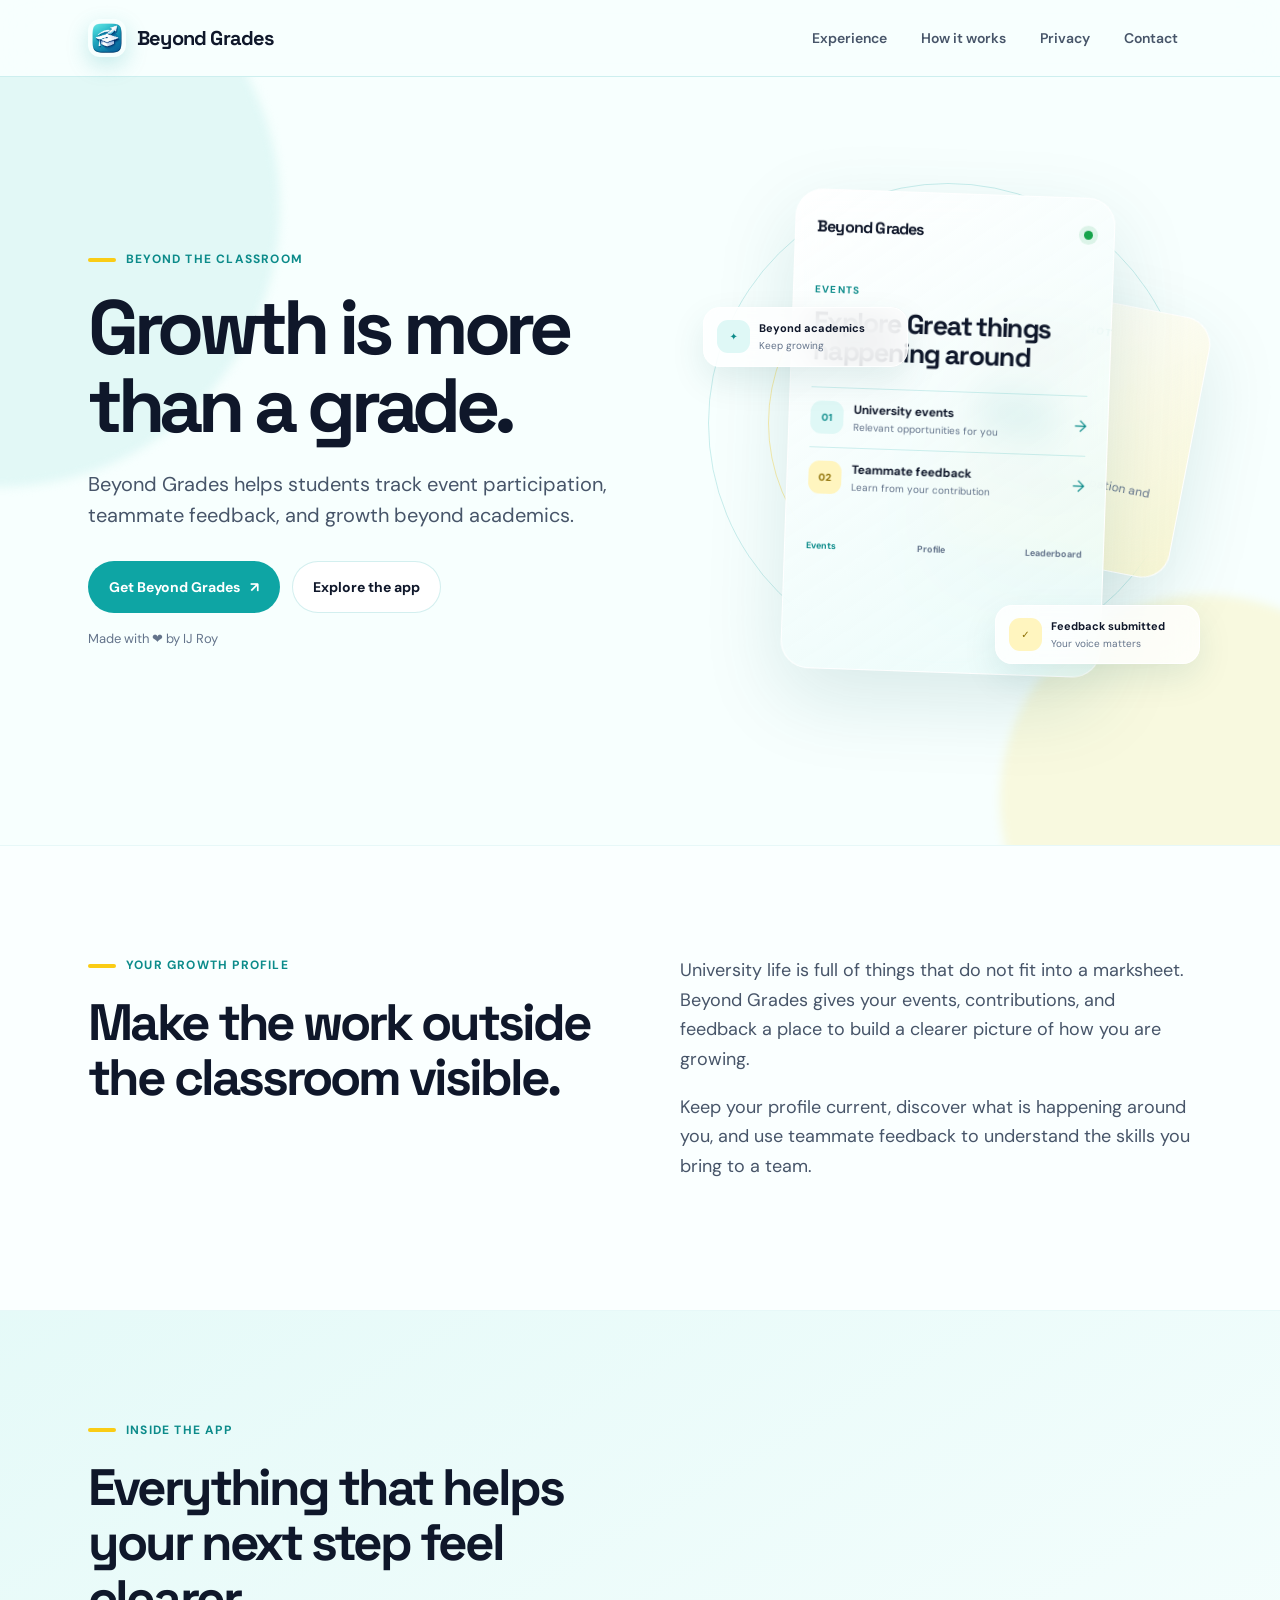
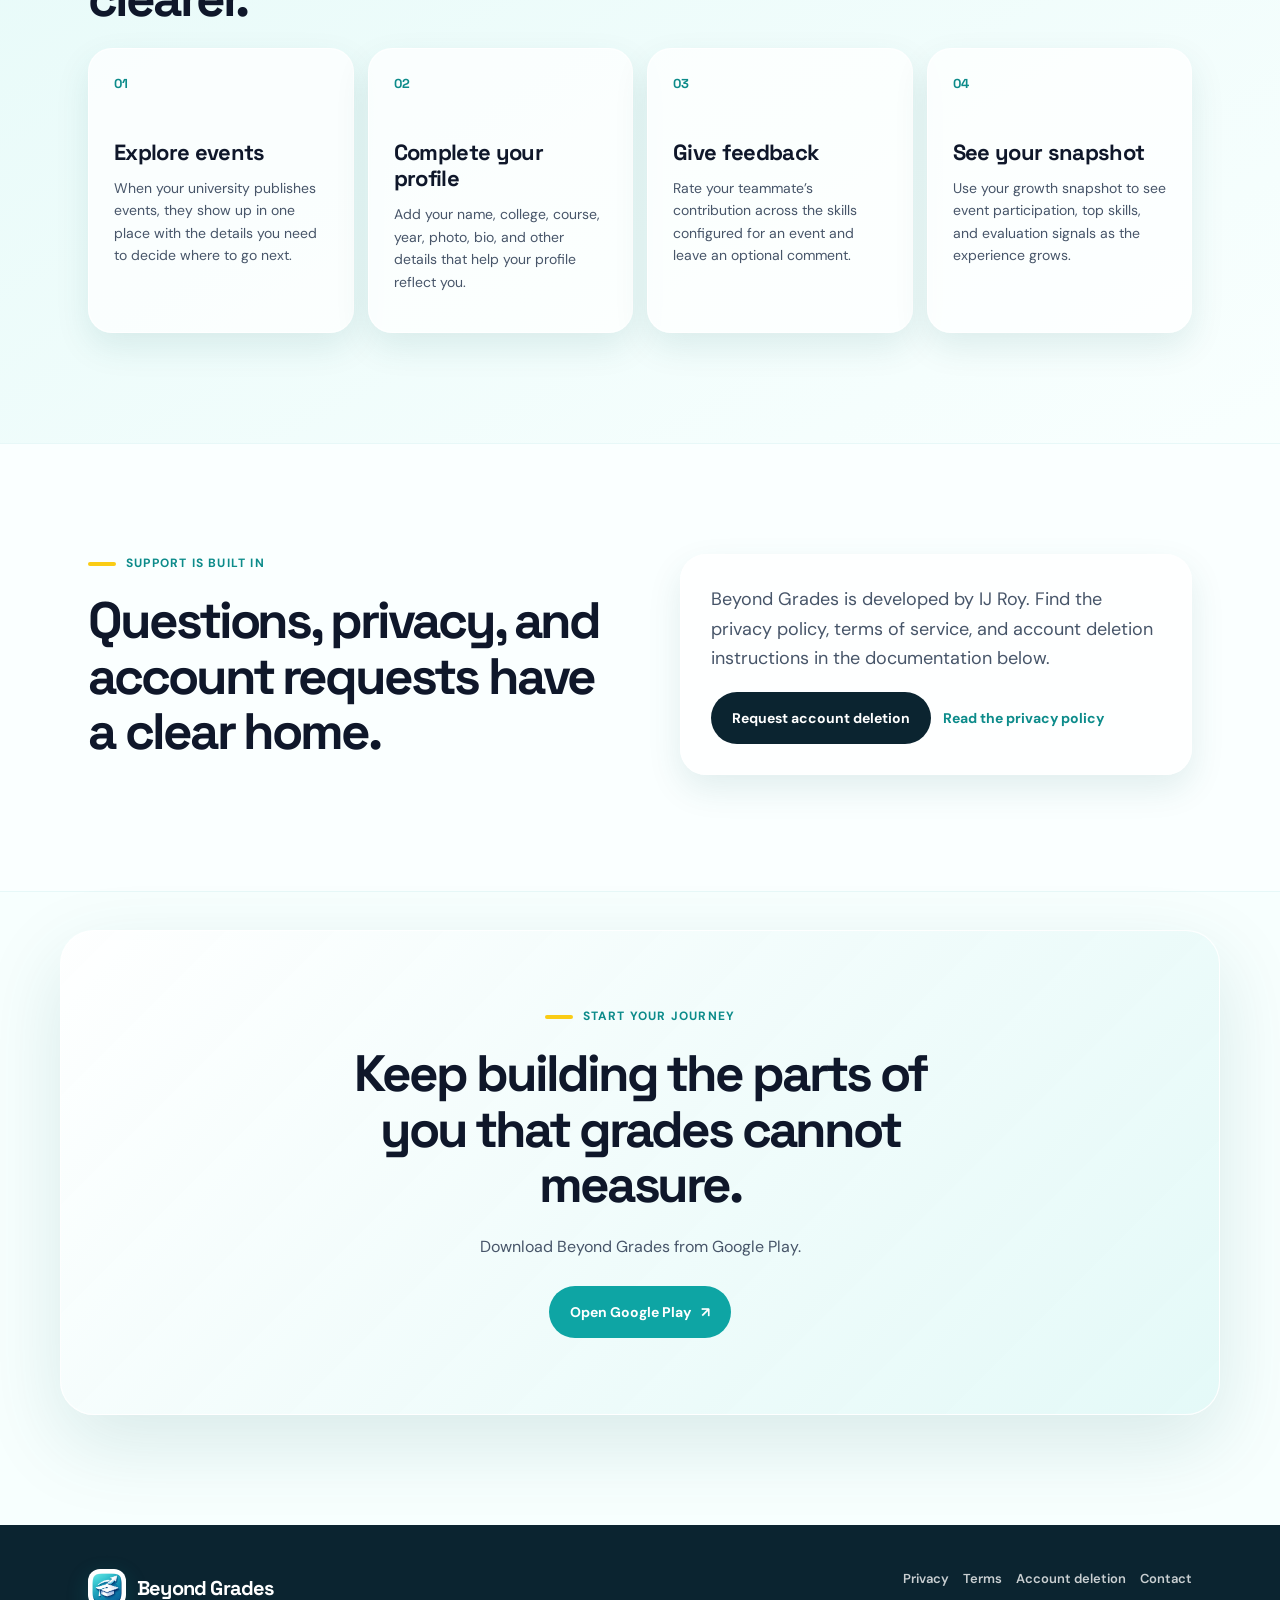
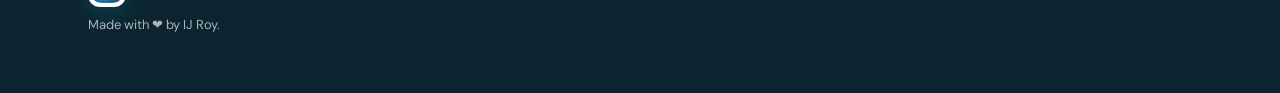
<file: index.html>
<!doctype html>
<html lang="en">
<head>
  <meta charset="utf-8">
  <meta name="viewport" content="width=device-width, initial-scale=1">
  <title>Beyond Grades | Growth beyond academics</title>
  <meta name="description" content="Beyond Grades helps students track event participation, teammate feedback, and growth beyond academics.">
  <meta name="theme-color" content="#0EA5A4">
  <meta property="og:type" content="website"><meta property="og:title" content="Beyond Grades | Growth beyond academics"><meta property="og:description" content="Track event participation, teammate feedback, and growth beyond academics."><meta property="og:url" content="https://ij-roy.github.io/beyond-grades/"><meta property="og:image" content="https://ij-roy.github.io/beyond-grades/assets/beyond-grades-logo.png">
  <meta name="twitter:card" content="summary_large_image"><meta name="twitter:title" content="Beyond Grades | Growth beyond academics"><meta name="twitter:description" content="Track event participation, teammate feedback, and growth beyond academics."><meta name="twitter:image" content="https://ij-roy.github.io/beyond-grades/assets/beyond-grades-logo.png">
  <link rel="canonical" href="https://ij-roy.github.io/beyond-grades/">
  <link rel="icon" href="assets/beyond-grades-logo.png"><link rel="preconnect" href="https://fonts.googleapis.com"><link rel="preconnect" href="https://fonts.gstatic.com" crossorigin><link href="https://fonts.googleapis.com/css2?family=DM+Sans:wght@400;500;600;700&family=Space+Grotesk:wght@500;600;700&display=swap" rel="stylesheet"><link rel="stylesheet" href="assets/css/styles.css">
<style>.hero-copy,.app-stage{position:relative;z-index:1}.hero-glow{z-index:0}</style></head>
<body>
  <header class="site-header"><nav class="site-nav" aria-label="Primary navigation"><a class="brand" href="./"><img src="assets/beyond-grades-logo.png" alt="Beyond Grades logo"><span>Beyond Grades</span></a><button class="nav-toggle" type="button" aria-expanded="false" aria-controls="nav-links" aria-label="Open navigation"><span></span><span></span><span></span></button><div class="nav-links" id="nav-links"><a href="#experience">Experience</a><a href="#how-it-works">How it works</a><a href="./privacy-policy/">Privacy</a><a href="./contact/">Contact</a></div></nav></header>
  <main>
    <section class="hero"><div class="hero-glow glow-a" aria-hidden="true"></div><div class="hero-glow glow-b" aria-hidden="true"></div><div class="container hero-grid"><div class="hero-copy reveal"><p class="eyebrow">Beyond the classroom</p><h1>Growth is more than a grade.</h1><p class="lede">Beyond Grades helps students track event participation, teammate feedback, and growth beyond academics.</p><div class="actions"><a class="button button-primary" href="https://play.google.com/store/apps/details?id=roy.ij.beyondgrades" target="_blank" rel="noreferrer">Get Beyond Grades <span aria-hidden="true">↗</span></a><a class="button button-quiet" href="#experience">Explore the app</a></div><p class="microcopy">Made with ❤️ by IJ Roy</p></div><div class="app-stage reveal"><div class="stage-ring ring-one" aria-hidden="true"></div><div class="stage-ring ring-two" aria-hidden="true"></div><div class="app-card card-back"><span class="card-kicker">Growth Snapshot</span><strong>EPA Score</strong><span class="card-value">86</span><span class="card-caption">Built from your participation and evaluation signals.</span></div><div class="app-card card-front"><div class="app-card-top"><span class="app-wordmark">Beyond Grades</span><span class="status-dot" aria-label="Active"></span></div><span class="card-kicker">Events</span><h2>Explore Great things happening around</h2><div class="event-row"><span class="event-icon">01</span><span><strong>University events</strong><small>Relevant opportunities for you</small></span><span class="arrow">→</span></div><div class="event-row"><span class="event-icon yellow">02</span><span><strong>Teammate feedback</strong><small>Learn from your contribution</small></span><span class="arrow">→</span></div><div class="app-tabs"><span class="active">Events</span><span>Profile</span><span>Leaderboard</span></div></div><div class="float-chip chip-a"><span class="chip-icon">✦</span><span><strong>Beyond academics</strong><small>Keep growing</small></span></div><div class="float-chip chip-b"><span class="chip-icon yellow">✓</span><span><strong>Feedback submitted</strong><small>Your voice matters</small></span></div></div></div></section>
    <section class="section intro" id="experience"><div class="container split"><div class="section-heading reveal"><p class="eyebrow">Your growth profile</p><h2>Make the work outside the classroom visible.</h2></div><div class="reveal"><p>University life is full of things that do not fit into a marksheet. Beyond Grades gives your events, contributions, and feedback a place to build a clearer picture of how you are growing.</p><p>Keep your profile current, discover what is happening around you, and use teammate feedback to understand the skills you bring to a team.</p></div></div></section>
    <section class="section feature-section" id="how-it-works"><div class="container"><div class="section-heading reveal"><p class="eyebrow">Inside the app</p><h2>Everything that helps your next step feel clearer.</h2></div><div class="feature-grid"><article class="feature-card reveal"><span class="feature-number">01</span><h3>Explore events</h3><p>When your university publishes events, they show up in one place with the details you need to decide where to go next.</p></article><article class="feature-card reveal"><span class="feature-number">02</span><h3>Complete your profile</h3><p>Add your name, college, course, year, photo, bio, and other details that help your profile reflect you.</p></article><article class="feature-card reveal"><span class="feature-number">03</span><h3>Give feedback</h3><p>Rate your teammate’s contribution across the skills configured for an event and leave an optional comment.</p></article><article class="feature-card reveal"><span class="feature-number">04</span><h3>See your snapshot</h3><p>Use your growth snapshot to see event participation, top skills, and evaluation signals as the experience grows.</p></article></div></div></section>
    <section class="section trust-section"><div class="container trust-grid"><div class="section-heading reveal"><p class="eyebrow">Support is built in</p><h2>Questions, privacy, and account requests have a clear home.</h2></div><div class="trust-card reveal"><p>Beyond Grades is developed by IJ Roy. Find the privacy policy, terms of service, and account deletion instructions in the documentation below.</p><div class="actions"><a class="button button-dark" href="./account-deletion/">Request account deletion</a><a class="text-link" href="./privacy-policy/">Read the privacy policy</a></div></div></div></section>
    <section class="section final-cta"><div class="container final-card reveal"><p class="eyebrow">Start your journey</p><h2>Keep building the parts of you that grades cannot measure.</h2><p>Download Beyond Grades from Google Play.</p><a class="button button-primary" href="https://play.google.com/store/apps/details?id=roy.ij.beyondgrades" target="_blank" rel="noreferrer">Open Google Play <span aria-hidden="true">↗</span></a></div></section>
  </main>
  <footer class="site-footer"><div class="container footer-grid"><div><a class="brand" href="./"><img src="assets/beyond-grades-logo.png" alt="Beyond Grades logo"><span>Beyond Grades</span></a><p>Made with ❤️ by IJ Roy.</p></div><nav class="footer-links" aria-label="Legal links"><a href="./privacy-policy/">Privacy</a><a href="./terms-of-service/">Terms</a><a href="./account-deletion/">Account deletion</a><a href="./contact/">Contact</a></nav></div></footer><script src="assets/js/main.js"></script>
</body></html>
</file>
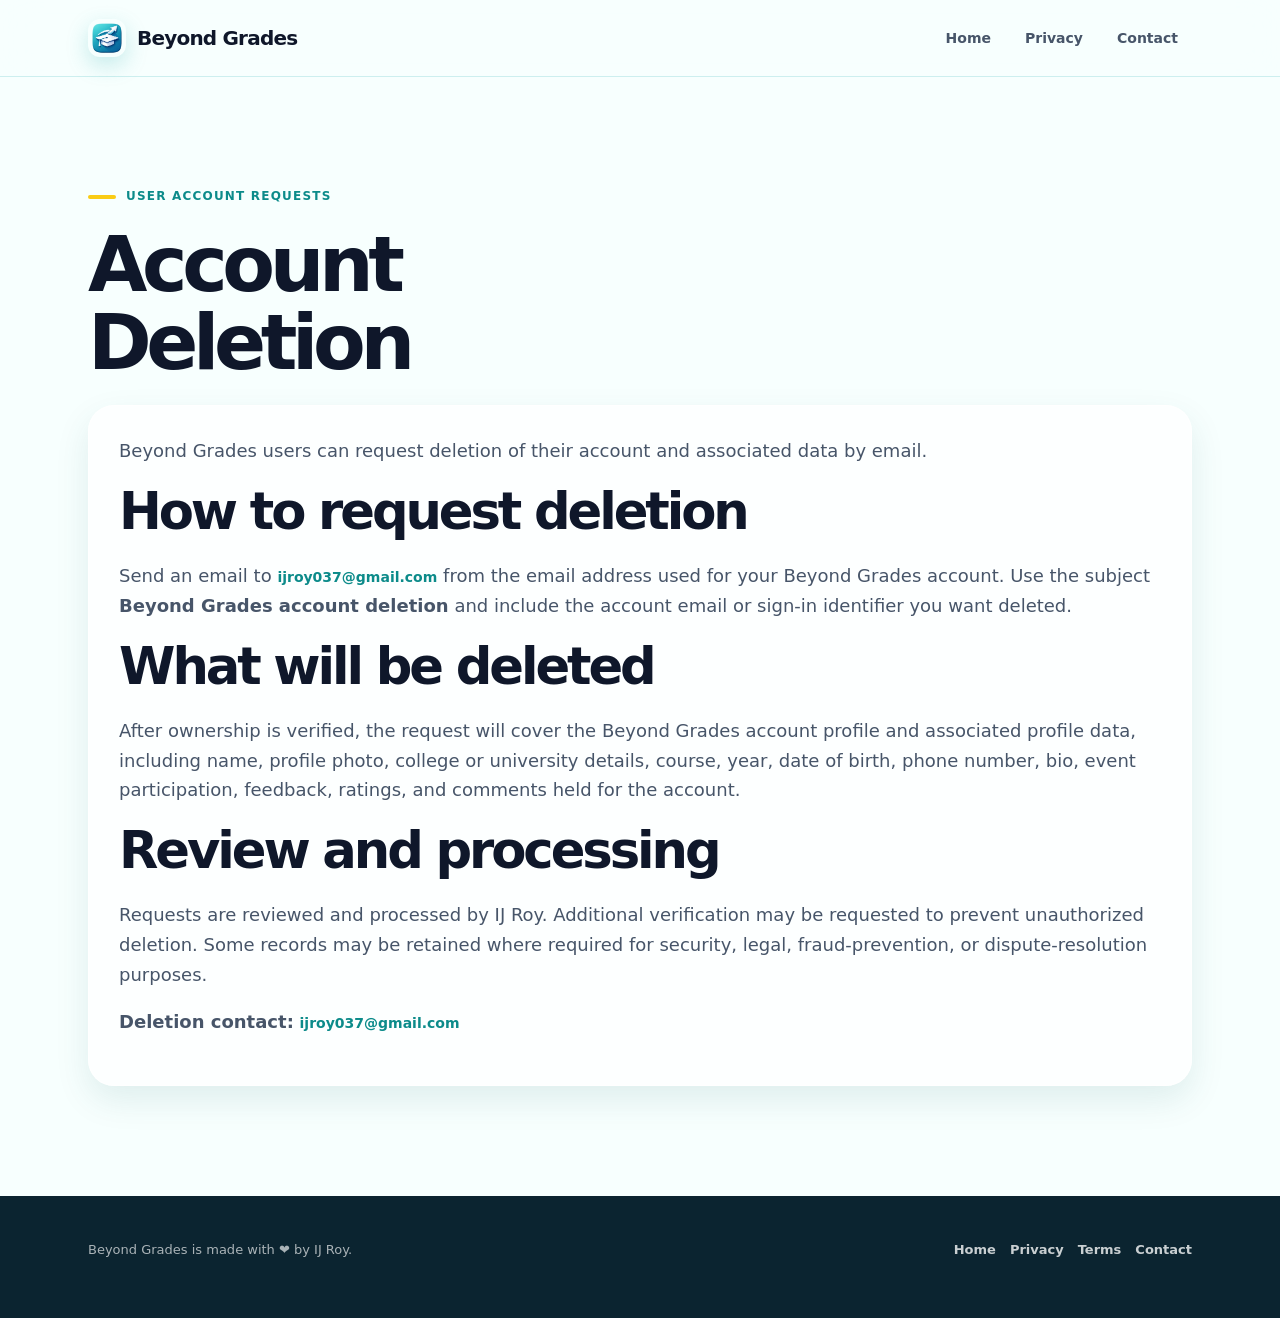
<file: account-deletion/index.html>
<!doctype html><html lang="en"><head><meta charset="utf-8"><meta name="viewport" content="width=device-width, initial-scale=1"><title>Account Deletion | Beyond Grades</title><meta name="description" content="Request deletion of your Beyond Grades account and associated data."><link rel="canonical" href="https://ij-roy.github.io/beyond-grades/account-deletion/"><link rel="icon" href="../assets/beyond-grades-logo.png"><link rel="stylesheet" href="../assets/css/styles.css"></head><body><header class="site-header"><nav class="site-nav" aria-label="Primary navigation"><a class="brand" href="../"><img src="../assets/beyond-grades-logo.png" alt="Beyond Grades logo"><span>Beyond Grades</span></a><div class="nav-links"><a href="../">Home</a><a href="../privacy-policy/">Privacy</a><a href="../contact/">Contact</a></div></nav></header><main class="section"><div class="container"><div class="section-heading"><p class="eyebrow">User account requests</p><h1>Account Deletion</h1></div><div class="trust-card"><p>Beyond Grades users can request deletion of their account and associated data by email.</p><h2>How to request deletion</h2><p>Send an email to <a class="text-link" href="mailto:ijroy037@gmail.com?subject=Beyond%20Grades%20account%20deletion">ijroy037@gmail.com</a> from the email address used for your Beyond Grades account. Use the subject <strong>Beyond Grades account deletion</strong> and include the account email or sign-in identifier you want deleted.</p><h2>What will be deleted</h2><p>After ownership is verified, the request will cover the Beyond Grades account profile and associated profile data, including name, profile photo, college or university details, course, year, date of birth, phone number, bio, event participation, feedback, ratings, and comments held for the account.</p><h2>Review and processing</h2><p>Requests are reviewed and processed by IJ Roy. Additional verification may be requested to prevent unauthorized deletion. Some records may be retained where required for security, legal, fraud-prevention, or dispute-resolution purposes.</p><p><strong>Deletion contact:</strong> <a class="text-link" href="mailto:ijroy037@gmail.com">ijroy037@gmail.com</a></p></div></div></main><footer class="site-footer"><div class="container footer-grid"><p>Beyond Grades is made with ❤️ by IJ Roy.</p><nav class="footer-links"><a href="../">Home</a><a href="../privacy-policy/">Privacy</a><a href="../terms-of-service/">Terms</a><a href="../contact/">Contact</a></nav></div></footer></body></html>
</file>
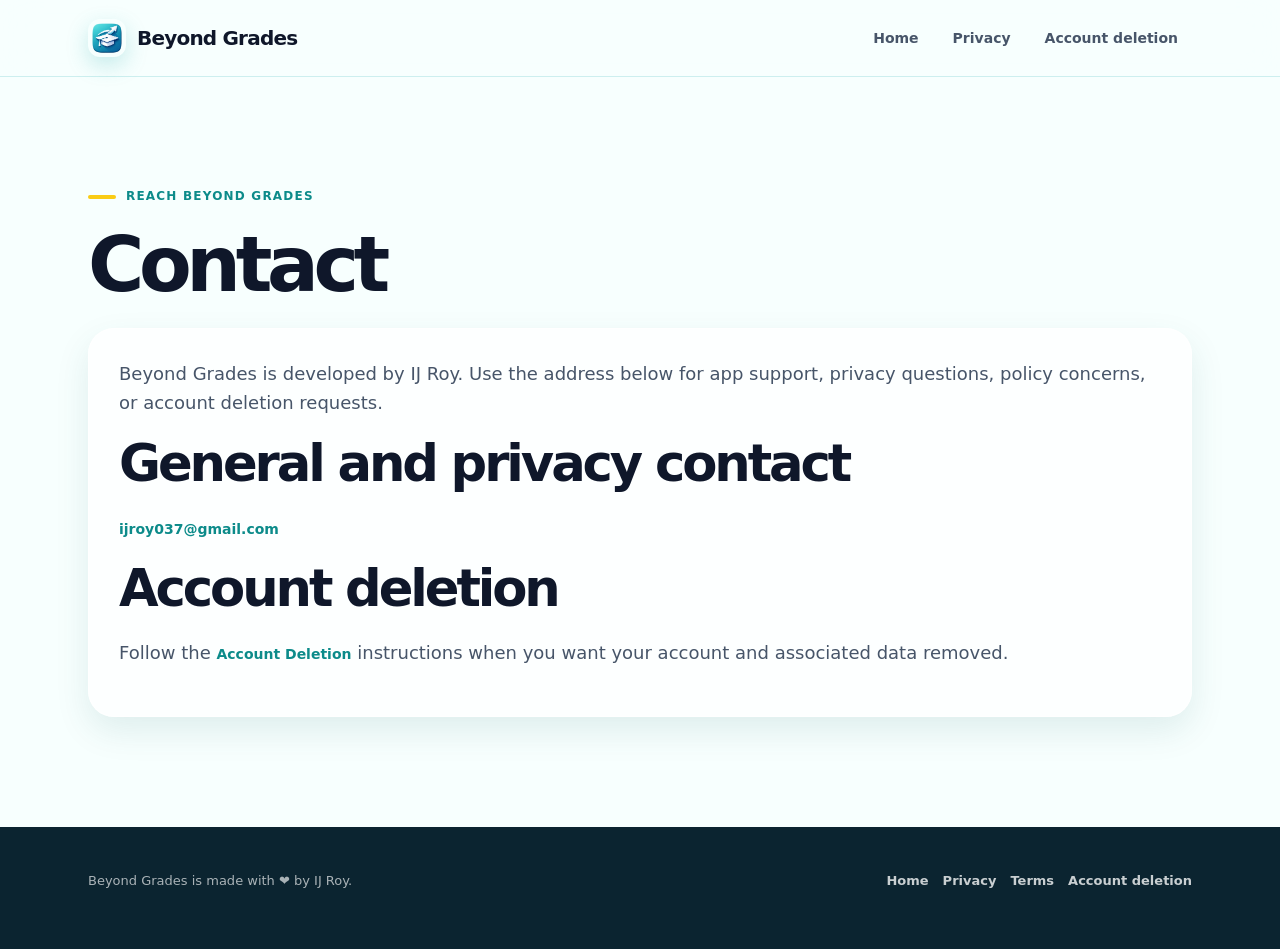
<file: contact/index.html>
<!doctype html><html lang="en"><head><meta charset="utf-8"><meta name="viewport" content="width=device-width, initial-scale=1"><title>Contact | Beyond Grades</title><meta name="description" content="Contact IJ Roy about Beyond Grades, privacy, support, and account deletion."><link rel="canonical" href="https://ij-roy.github.io/beyond-grades/contact/"><link rel="icon" href="../assets/beyond-grades-logo.png"><link rel="stylesheet" href="../assets/css/styles.css"></head><body><header class="site-header"><nav class="site-nav" aria-label="Primary navigation"><a class="brand" href="../"><img src="../assets/beyond-grades-logo.png" alt="Beyond Grades logo"><span>Beyond Grades</span></a><div class="nav-links"><a href="../">Home</a><a href="../privacy-policy/">Privacy</a><a href="../account-deletion/">Account deletion</a></div></nav></header><main class="section"><div class="container"><div class="section-heading"><p class="eyebrow">Reach Beyond Grades</p><h1>Contact</h1></div><div class="trust-card"><p>Beyond Grades is developed by IJ Roy. Use the address below for app support, privacy questions, policy concerns, or account deletion requests.</p><h2>General and privacy contact</h2><p><a class="text-link" href="mailto:ijroy037@gmail.com">ijroy037@gmail.com</a></p><h2>Account deletion</h2><p>Follow the <a class="text-link" href="../account-deletion/">Account Deletion</a> instructions when you want your account and associated data removed.</p></div></div></main><footer class="site-footer"><div class="container footer-grid"><p>Beyond Grades is made with ❤️ by IJ Roy.</p><nav class="footer-links"><a href="../">Home</a><a href="../privacy-policy/">Privacy</a><a href="../terms-of-service/">Terms</a><a href="../account-deletion/">Account deletion</a></nav></div></footer></body></html>
</file>
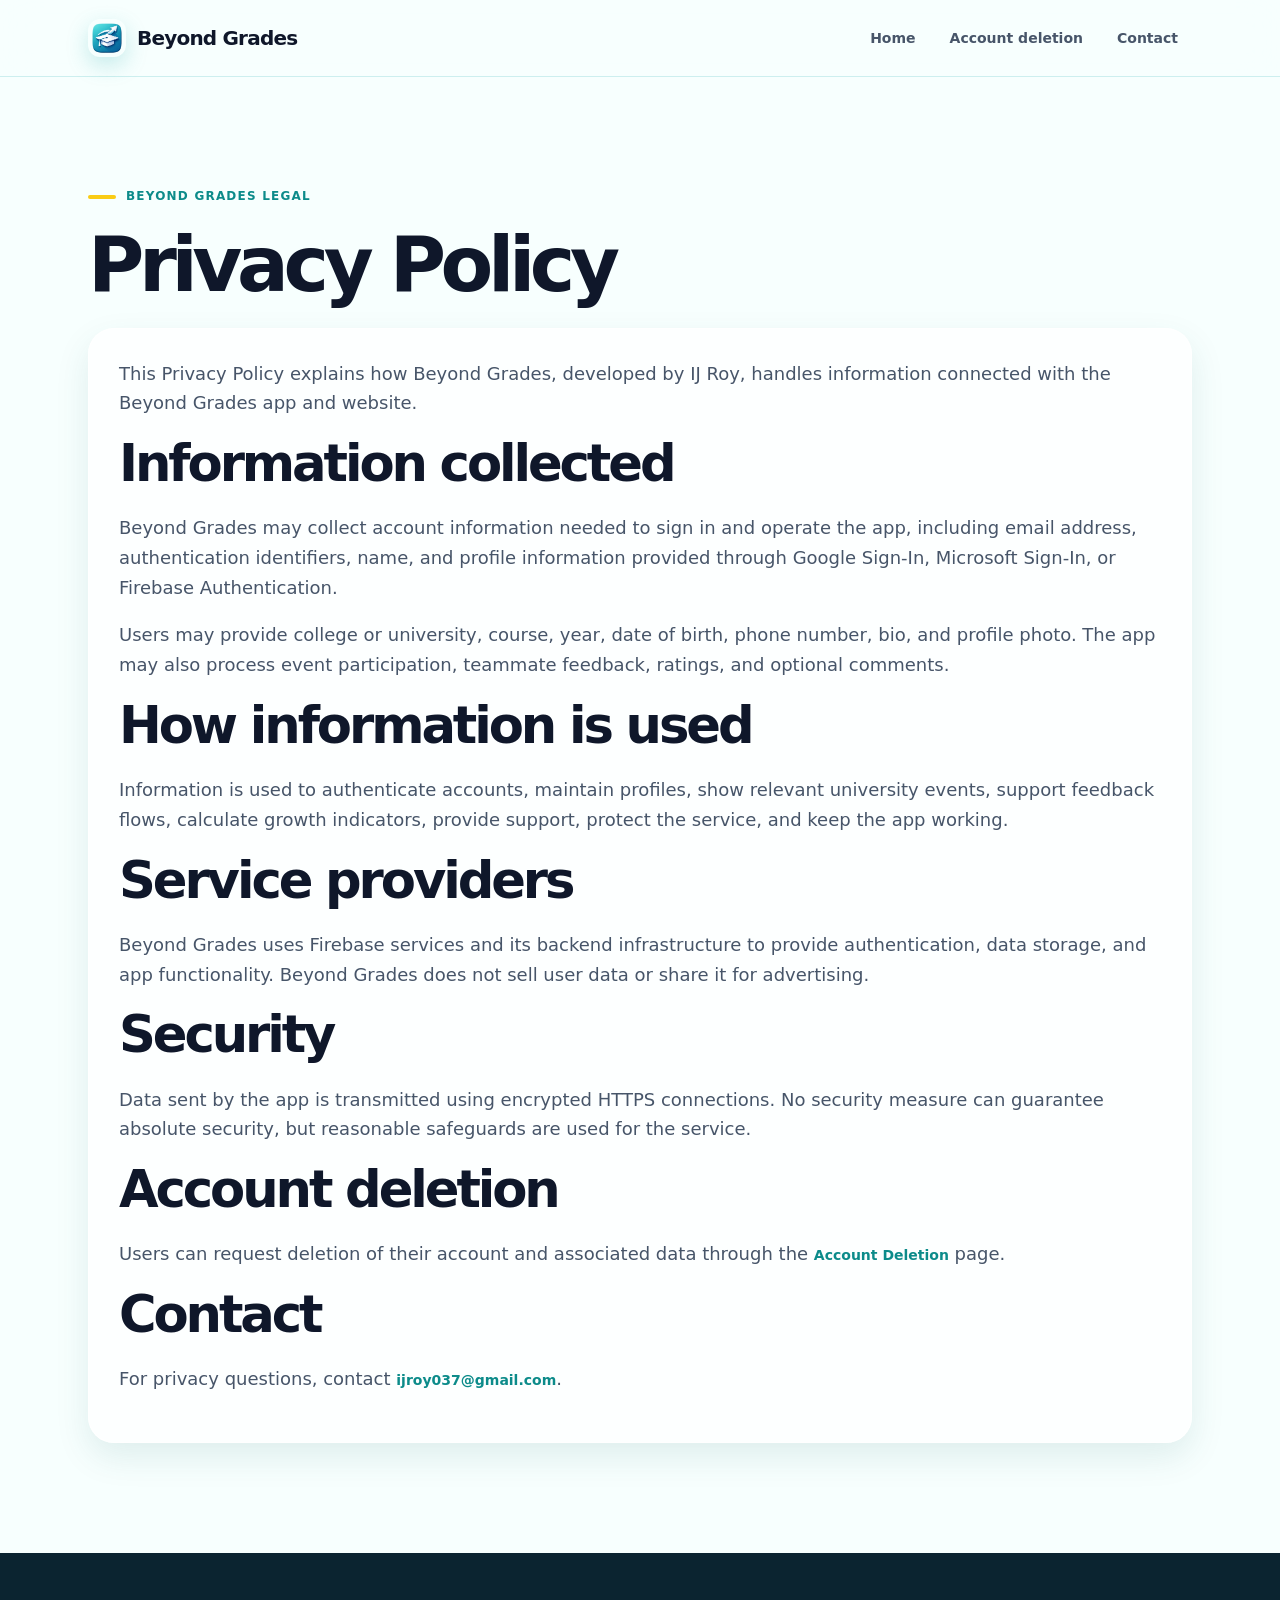
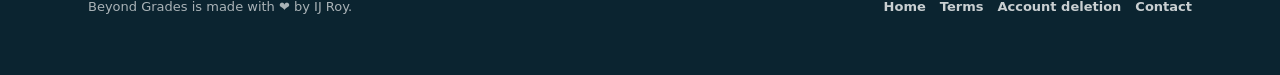
<file: privacy-policy/index.html>
<!doctype html><html lang="en"><head><meta charset="utf-8"><meta name="viewport" content="width=device-width, initial-scale=1"><title>Privacy Policy | Beyond Grades</title><meta name="description" content="Privacy Policy for Beyond Grades, developed by IJ Roy."><link rel="canonical" href="https://ij-roy.github.io/beyond-grades/privacy-policy/"><link rel="icon" href="../assets/beyond-grades-logo.png"><link rel="stylesheet" href="../assets/css/styles.css"></head><body><header class="site-header"><nav class="site-nav" aria-label="Primary navigation"><a class="brand" href="../"><img src="../assets/beyond-grades-logo.png" alt="Beyond Grades logo"><span>Beyond Grades</span></a><div class="nav-links"><a href="../">Home</a><a href="../account-deletion/">Account deletion</a><a href="../contact/">Contact</a></div></nav></header><main class="section"><div class="container"><div class="section-heading"><p class="eyebrow">Beyond Grades legal</p><h1>Privacy Policy</h1></div><div class="trust-card"><p>This Privacy Policy explains how Beyond Grades, developed by IJ Roy, handles information connected with the Beyond Grades app and website.</p><h2>Information collected</h2><p>Beyond Grades may collect account information needed to sign in and operate the app, including email address, authentication identifiers, name, and profile information provided through Google Sign-In, Microsoft Sign-In, or Firebase Authentication.</p><p>Users may provide college or university, course, year, date of birth, phone number, bio, and profile photo. The app may also process event participation, teammate feedback, ratings, and optional comments.</p><h2>How information is used</h2><p>Information is used to authenticate accounts, maintain profiles, show relevant university events, support feedback flows, calculate growth indicators, provide support, protect the service, and keep the app working.</p><h2>Service providers</h2><p>Beyond Grades uses Firebase services and its backend infrastructure to provide authentication, data storage, and app functionality. Beyond Grades does not sell user data or share it for advertising.</p><h2>Security</h2><p>Data sent by the app is transmitted using encrypted HTTPS connections. No security measure can guarantee absolute security, but reasonable safeguards are used for the service.</p><h2>Account deletion</h2><p>Users can request deletion of their account and associated data through the <a class="text-link" href="../account-deletion/">Account Deletion</a> page.</p><h2>Contact</h2><p>For privacy questions, contact <a class="text-link" href="mailto:ijroy037@gmail.com">ijroy037@gmail.com</a>.</p></div></div></main><footer class="site-footer"><div class="container footer-grid"><p>Beyond Grades is made with ❤️ by IJ Roy.</p><nav class="footer-links"><a href="../">Home</a><a href="../terms-of-service/">Terms</a><a href="../account-deletion/">Account deletion</a><a href="../contact/">Contact</a></nav></div></footer></body></html>
</file>
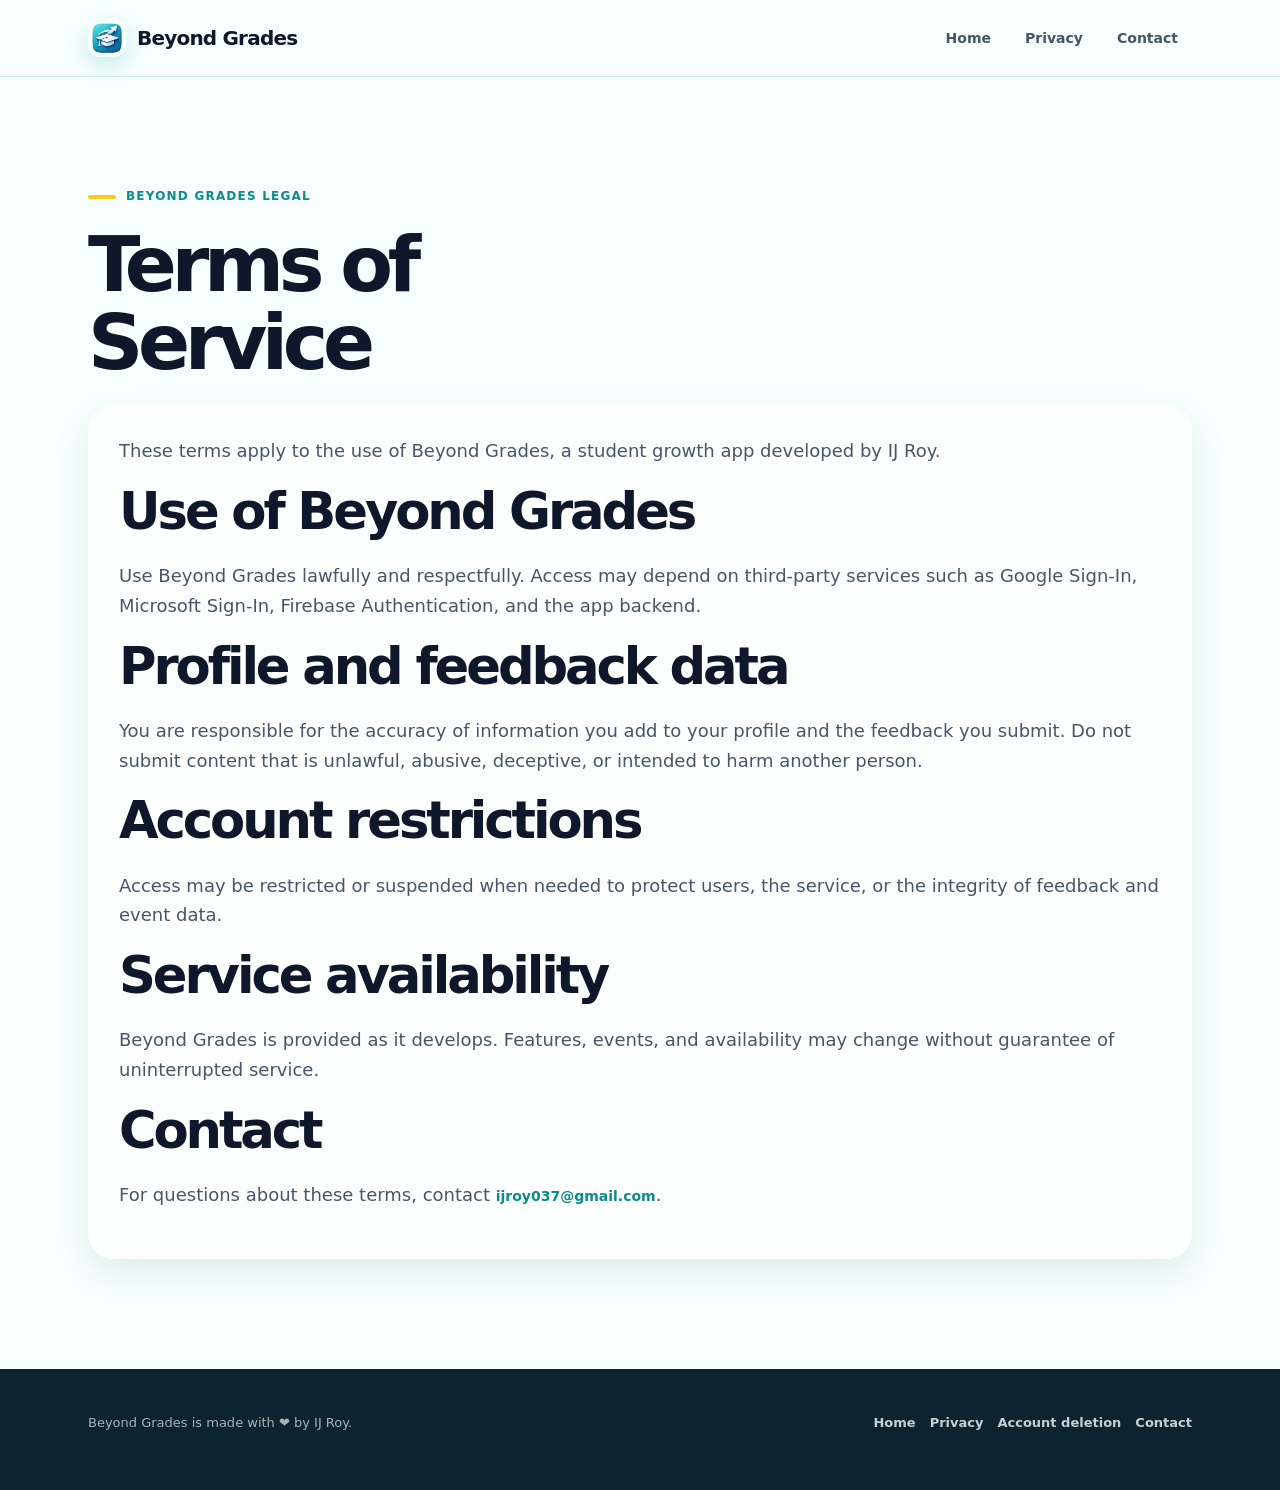
<file: terms-of-service/index.html>
<!doctype html><html lang="en"><head><meta charset="utf-8"><meta name="viewport" content="width=device-width, initial-scale=1"><title>Terms of Service | Beyond Grades</title><meta name="description" content="Terms of Service for Beyond Grades."><link rel="canonical" href="https://ij-roy.github.io/beyond-grades/terms-of-service/"><link rel="icon" href="../assets/beyond-grades-logo.png"><link rel="stylesheet" href="../assets/css/styles.css"></head><body><header class="site-header"><nav class="site-nav" aria-label="Primary navigation"><a class="brand" href="../"><img src="../assets/beyond-grades-logo.png" alt="Beyond Grades logo"><span>Beyond Grades</span></a><div class="nav-links"><a href="../">Home</a><a href="../privacy-policy/">Privacy</a><a href="../contact/">Contact</a></div></nav></header><main class="section"><div class="container"><div class="section-heading"><p class="eyebrow">Beyond Grades legal</p><h1>Terms of Service</h1></div><div class="trust-card"><p>These terms apply to the use of Beyond Grades, a student growth app developed by IJ Roy.</p><h2>Use of Beyond Grades</h2><p>Use Beyond Grades lawfully and respectfully. Access may depend on third-party services such as Google Sign-In, Microsoft Sign-In, Firebase Authentication, and the app backend.</p><h2>Profile and feedback data</h2><p>You are responsible for the accuracy of information you add to your profile and the feedback you submit. Do not submit content that is unlawful, abusive, deceptive, or intended to harm another person.</p><h2>Account restrictions</h2><p>Access may be restricted or suspended when needed to protect users, the service, or the integrity of feedback and event data.</p><h2>Service availability</h2><p>Beyond Grades is provided as it develops. Features, events, and availability may change without guarantee of uninterrupted service.</p><h2>Contact</h2><p>For questions about these terms, contact <a class="text-link" href="mailto:ijroy037@gmail.com">ijroy037@gmail.com</a>.</p></div></div></main><footer class="site-footer"><div class="container footer-grid"><p>Beyond Grades is made with ❤️ by IJ Roy.</p><nav class="footer-links"><a href="../">Home</a><a href="../privacy-policy/">Privacy</a><a href="../account-deletion/">Account deletion</a><a href="../contact/">Contact</a></nav></div></footer></body></html>
</file>
<file: assets/css/styles.css>
:root{--bg:#f7fffe;--surface:rgba(255,255,255,.76);--surface-solid:#fff;--ink:#0f172a;--ink-2:#475569;--ink-3:#64748b;--teal:#0ea5a4;--teal-dark:#0c8b8a;--teal-soft:#dff8f6;--yellow:#facc15;--navy:#0b2430;--line:rgba(14,165,164,.18);--shadow:0 28px 80px rgba(13,91,92,.13);--shadow-small:0 14px 34px rgba(13,91,92,.1);--max:1160px;--body:'DM Sans',system-ui,sans-serif;--display:'Space Grotesk',system-ui,sans-serif}*{box-sizing:border-box}html{scroll-behavior:smooth}body{margin:0;background:var(--bg);color:var(--ink);font:16px/1.6 var(--body);-webkit-font-smoothing:antialiased}a{color:inherit;text-decoration:none}a:focus-visible,button:focus-visible{outline:3px solid var(--yellow);outline-offset:4px}img{display:block;max-width:100%}.container{max-width:var(--max);margin:auto;padding:0 28px}.site-header{position:sticky;top:0;z-index:10;background:rgba(247,255,254,.8);border-bottom:1px solid var(--line);backdrop-filter:blur(18px)}.site-nav{min-height:76px;max-width:var(--max);margin:auto;padding:0 28px;display:flex;align-items:center;justify-content:space-between;gap:28px}.brand{display:inline-flex;align-items:center;gap:11px;font-family:var(--display);font-size:20px;font-weight:700;letter-spacing:-.04em}.brand img{width:38px;height:38px;border-radius:12px;object-fit:cover;box-shadow:0 8px 22px rgba(14,165,164,.22)}.nav-links{display:flex;align-items:center;gap:6px}.nav-links a{padding:10px 14px;border-radius:999px;color:var(--ink-2);font-size:14px;font-weight:600}.nav-links a:hover{background:#fff;color:var(--teal-dark)}.nav-toggle{display:none;border:1px solid var(--line);background:#fff;color:var(--ink);border-radius:14px;padding:10px;cursor:pointer}.nav-toggle span{display:block;width:22px;height:2px;background:currentColor;margin:4px}.hero{position:relative;overflow:hidden;padding:88px 0 110px}.hero-grid{display:grid;grid-template-columns:minmax(0,1fr) minmax(420px,.9fr);align-items:center;gap:72px}.hero-glow{position:absolute;border-radius:50%;filter:blur(5px);pointer-events:none}.glow-a{width:560px;height:560px;left:-280px;top:-150px;background:rgba(223,248,246,.9)}.glow-b{width:410px;height:410px;right:-130px;bottom:-160px;background:rgba(250,204,21,.13)}.eyebrow{display:flex;align-items:center;gap:10px;color:var(--teal-dark);font-size:12px;font-weight:700;letter-spacing:.1em;text-transform:uppercase;margin:0 0 20px}.eyebrow:before{content:"";width:28px;height:4px;border-radius:99px;background:var(--yellow)}h1,h2,h3,p{margin-top:0}h1,h2,h3{font-family:var(--display)}h1{max-width:680px;margin-bottom:24px;font-size:clamp(48px,6vw,80px);line-height:1.01;letter-spacing:-.07em}h2{font-size:clamp(31px,4vw,52px);line-height:1.08;letter-spacing:-.06em;margin-bottom:22px}h3{font-size:22px;line-height:1.2;letter-spacing:-.03em;margin-bottom:12px}.lede{max-width:600px;color:var(--ink-2);font-size:20px;line-height:1.55;margin-bottom:30px}.actions{display:flex;flex-wrap:wrap;align-items:center;gap:12px}.button{display:inline-flex;align-items:center;justify-content:center;gap:10px;min-height:52px;padding:14px 20px;border:1px solid transparent;border-radius:999px;font-size:14px;font-weight:700;transition:transform .2s ease,box-shadow .2s ease,background .2s ease}.button:hover{transform:translateY(-3px);box-shadow:var(--shadow-small)}.button-primary{background:var(--teal);color:#fff}.button-primary:hover{background:var(--teal-dark)}.button-quiet{background:#fff;border-color:var(--line);color:var(--ink)}.button-dark{background:var(--navy);color:#fff}.microcopy{color:var(--ink-3);font-size:13px;margin:16px 0 0}.app-stage{position:relative;min-height:570px}.stage-ring{position:absolute;border-radius:50%;border:1px solid rgba(14,165,164,.2)}.ring-one{width:480px;height:480px;left:50%;top:18px;transform:translateX(-50%)}.ring-two{width:360px;height:360px;left:50%;top:78px;transform:translateX(-50%);border-color:rgba(250,204,21,.35)}.app-card{position:absolute;border:1px solid rgba(255,255,255,.95);border-radius:28px;background:var(--surface);box-shadow:var(--shadow);backdrop-filter:blur(18px)}.card-front{z-index:2;top:28px;left:50%;width:320px;min-height:480px;padding:24px 21px;transform:translateX(-50%) rotate(2deg);background:linear-gradient(145deg,rgba(255,255,255,.9),rgba(232,251,249,.78))}.card-back{z-index:1;top:132px;right:0;width:240px;min-height:265px;padding:22px;transform:rotate(11deg);background:linear-gradient(145deg,rgba(255,255,255,.76),rgba(250,204,21,.18))}.app-card-top{display:flex;justify-content:space-between;align-items:center;margin-bottom:42px}.app-wordmark{font-family:var(--display);font-weight:700;letter-spacing:-.05em}.status-dot{width:9px;height:9px;border-radius:50%;background:#16a34a;box-shadow:0 0 0 5px rgba(22,163,74,.12)}.card-kicker{display:block;color:var(--teal-dark);font-size:10px;font-weight:700;letter-spacing:.12em;text-transform:uppercase;margin-bottom:9px}.card-front h2{font-size:27px;margin-bottom:22px}.card-back strong{display:block;font-size:18px}.card-value{display:block;color:var(--teal-dark);font-family:var(--display);font-size:65px;font-weight:700;line-height:1;margin:18px 0 12px}.card-caption{display:block;color:var(--ink-3);font-size:12px;line-height:1.5}.event-row{display:flex;align-items:center;gap:10px;padding:12px 0;border-top:1px solid var(--line)}.event-row strong{display:block;font-size:12px}.event-row small{display:block;color:var(--ink-3);font-size:10px}.event-icon,.chip-icon{display:grid;place-items:center;flex:none;width:33px;height:33px;border-radius:11px;background:var(--teal-soft);color:var(--teal-dark);font-size:10px;font-weight:700}.event-icon.yellow,.chip-icon.yellow{background:#fff5bf;color:#8b6d00}.arrow{margin-left:auto;color:var(--teal-dark)}.app-tabs{display:flex;justify-content:space-between;margin-top:32px;color:var(--ink-3);font-size:9px;font-weight:700}.app-tabs .active{color:var(--teal-dark)}.float-chip{position:absolute;z-index:3;display:flex;align-items:center;gap:9px;width:205px;padding:12px 13px;border:1px solid rgba(255,255,255,.9);border-radius:17px;background:rgba(255,255,255,.8);box-shadow:var(--shadow-small);backdrop-filter:blur(18px)}.float-chip strong{display:block;font-size:11px}.float-chip small{display:block;color:var(--ink-3);font-size:10px}.chip-a{top:142px;left:0}.chip-b{right:-8px;bottom:70px}.section{padding:110px 0}.intro,.trust-section{background:rgba(255,255,255,.34);border-top:1px solid rgba(14,165,164,.08);border-bottom:1px solid rgba(14,165,164,.08)}.split,.trust-grid{display:grid;grid-template-columns:1fr 1fr;gap:80px;align-items:start}.section-heading{max-width:570px}.split>div:last-child p,.trust-card p{color:var(--ink-2);font-size:18px;line-height:1.65}.feature-section{background:linear-gradient(150deg,rgba(223,248,246,.75),rgba(255,255,255,.2))}.feature-grid{display:grid;grid-template-columns:repeat(4,1fr);gap:14px}.feature-card{min-height:250px;padding:25px;border:1px solid rgba(255,255,255,.95);border-radius:24px;background:rgba(255,255,255,.72);box-shadow:var(--shadow-small)}.feature-number{display:block;margin-bottom:44px;color:var(--teal-dark);font-family:var(--display);font-size:13px;font-weight:700}.feature-card p{color:var(--ink-2);font-size:14px}.trust-card{padding:30px;border:1px solid rgba(255,255,255,.95);border-radius:26px;background:rgba(255,255,255,.7);box-shadow:var(--shadow-small)}.text-link{color:var(--teal-dark);font-size:14px;font-weight:700}.final-cta{padding-top:38px}.final-card{text-align:center;padding:76px 28px;border:1px solid rgba(255,255,255,.95);border-radius:34px;background:linear-gradient(135deg,rgba(255,255,255,.88),rgba(223,248,246,.82));box-shadow:var(--shadow)}.final-card .eyebrow{justify-content:center}.final-card h2{max-width:650px;margin-left:auto;margin-right:auto}.final-card>p:not(.eyebrow){color:var(--ink-2);margin-bottom:26px}.site-footer{padding:44px 0;background:var(--navy);color:#fff}.footer-grid{display:flex;justify-content:space-between;align-items:flex-start;gap:30px}.site-footer .brand{color:#fff}.site-footer .brand img{background:#fff}.site-footer p{color:rgba(255,255,255,.65);font-size:13px}.footer-links{display:flex;flex-wrap:wrap;justify-content:flex-end;gap:14px}.footer-links a{color:rgba(255,255,255,.78);font-size:13px;font-weight:600}.reveal{opacity:0;transform:translateY(18px);transition:opacity .55s ease,transform .55s ease}.reveal.is-visible{opacity:1;transform:none}@media(max-width:900px){.hero-grid,.split,.trust-grid{grid-template-columns:1fr;gap:36px}.app-stage{max-width:560px;margin:auto;width:100%}.feature-grid{grid-template-columns:repeat(2,1fr)}}@media(max-width:640px){.site-nav{padding:0 16px}.nav-toggle{display:block}.nav-links{position:absolute;display:none;left:16px;right:16px;top:68px;padding:8px;flex-direction:column;align-items:stretch;background:rgba(255,255,255,.96);border:1px solid var(--line);border-radius:18px;box-shadow:var(--shadow-small)}.nav-links.is-open{display:flex}.nav-links a{padding:12px}.container{padding:0 18px}.hero{padding:64px 0 72px}h1{font-size:48px}.lede{font-size:17px}.actions{align-items:stretch;flex-direction:column}.button{width:100%}.app-stage{min-height:525px;transform:scale(.9);transform-origin:top center;margin-bottom:-50px}.card-front{width:300px}.card-back{right:-15px}.chip-a{left:-8px}.chip-b{right:-16px}.section{padding:76px 0}.feature-grid{grid-template-columns:1fr}.feature-card{min-height:auto}.footer-grid{flex-direction:column}.footer-links{justify-content:flex-start}.final-card{padding:52px 20px}}@media(prefers-reduced-motion:reduce){*{scroll-behavior:auto!important;animation:none!important;transition-duration:1ms!important}.reveal{opacity:1;transform:none}}
</file>
